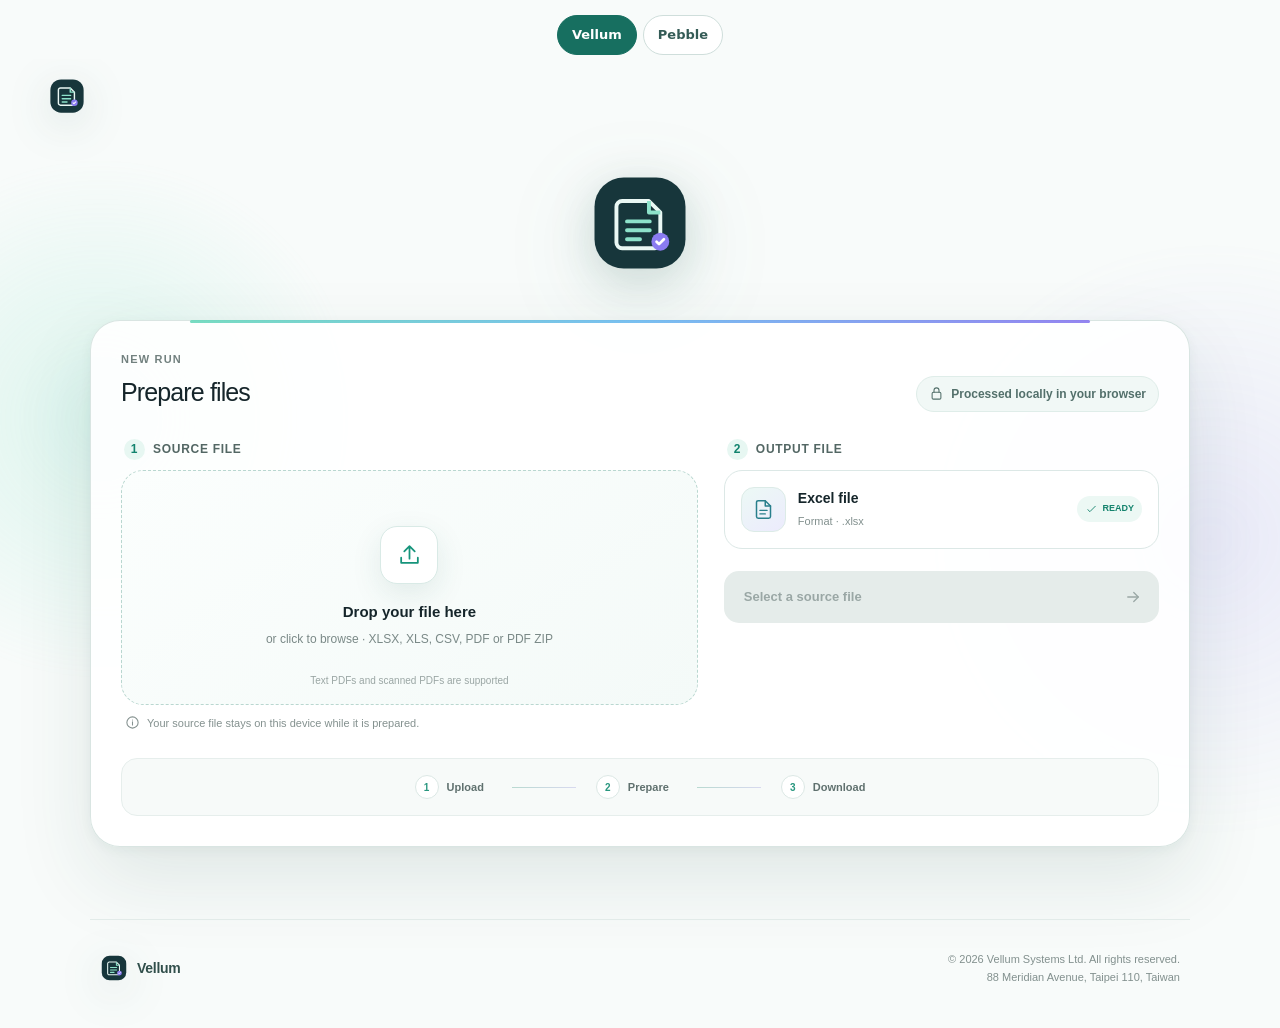
<file: index.html>
<!doctype html>
<html lang="en">
  <head>
    <meta charset="UTF-8" />
    <meta http-equiv="Cache-Control" content="no-cache, no-store, must-revalidate" />
    <meta name="viewport" content="width=device-width, initial-scale=1.0" />
    <title>Vellum</title>
    <meta name="vellum-build" content="vellum-restored-20261030-r18" />
    <meta name="description" content="Prepare Excel files from Excel, CSV and PDF sources." />
    <meta property="og:title" content="Vellum" />
    <meta property="og:description" content="Files, precisely prepared." />
    <meta property="og:type" content="website" />
    <meta property="og:url" content="https://lulu8471.github.io/Vellum/" />
    <meta property="og:image" content="https://lulu8471.github.io/Vellum/og.png" />
    <meta property="og:image:width" content="1200" />
    <meta property="og:image:height" content="630" />
    <meta property="og:image:alt" content="Vellum document workspace" />
    <meta name="twitter:card" content="summary_large_image" />
    <meta name="twitter:title" content="Vellum" />
    <meta name="twitter:description" content="Files, precisely prepared." />
    <meta name="twitter:image" content="https://lulu8471.github.io/Vellum/og.png" />
    <link rel="icon" href="./favicon.svg" />
    <script type="module" crossorigin src="./assets/index-VELLUM-BOUNDED15-20261029.js"></script>
    <link rel="stylesheet" crossorigin href="./assets/index-CRUICwTH.css">
    <link rel="stylesheet" href="./assets/mode-navigation.css?v=r18">
  </head>
  <body>
    <nav class="vellum-mode-navigation" aria-label="Pages"><a href="./" aria-current="page">Vellum</a><a href="./pebble.html">Pebble</a></nav>
    <div id="root"></div>
  </body>
</html>
</file>
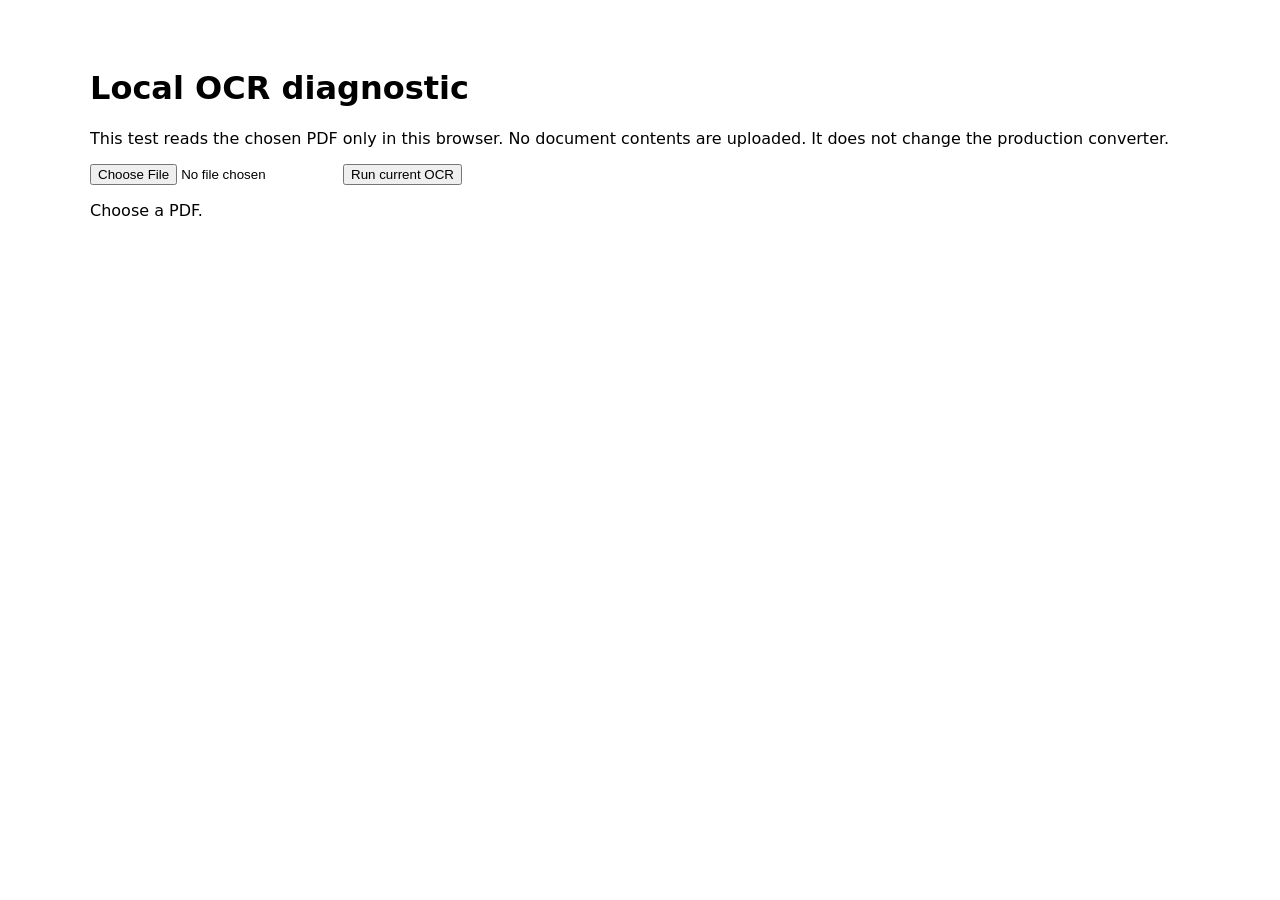
<file: diagnostics/local-ocr/index.html>
<!doctype html><meta charset="utf-8"><meta name="robots" content="noindex,nofollow,noarchive"><meta name="viewport" content="width=device-width"><title>Local OCR diagnostic</title>
<style>body{font:16px system-ui;max-width:1100px;margin:2rem auto;padding:1rem}pre{white-space:pre-wrap;overflow-wrap:anywhere}textarea{width:100%;height:22rem}td,th{border:1px solid #ccc;padding:.3rem}table{border-collapse:collapse}</style>
<div id="root" hidden></div><h1>Local OCR diagnostic</h1><p>This test reads the chosen PDF only in this browser. No document contents are uploaded. It does not change the production converter.</p>
<input id="file" type="file" accept="application/pdf"><button id="run">Run current OCR</button><p id="status">Choose a PDF.</p><pre id="result"></pre><div id="evidence"></div>
<script type="module">
const q=s=>document.querySelector(s);
q('#run').onclick=async()=>{const file=q('#file').files[0];if(!file)return;q('#run').disabled=true;q('#evidence').replaceChildren();q('#result').textContent='';
try{const {readInvoicePdf}=await import('./invoice-parser.js');let r,traces;try{r=await readInvoicePdf(file,p=>q('#status').textContent=p.label);q('#result').textContent=JSON.stringify({status:'verified',totals:r.declaredTotals,weights:r.lines.map(x=>({sku:x.sku,weight:x.unitWeightGrams})),numericEvidence:r.numericEvidence},null,2);traces=r.diagnosticTraces;}catch(e){q('#result').textContent=JSON.stringify({status:'blocked',error:e.message,numericEvidence:e.numericEvidence},null,2);traces=e.diagnosticTraces;}
for(const t of traces||[]){const details=document.createElement('details'),summary=document.createElement('summary'),pre=document.createElement('pre'),area=document.createElement('textarea');summary.textContent=`Page ${t.page}, scale ${t.scale}, PSM ${t.psm}`;const fields=(t.rawTsv||'').split('\n').slice(1).map(l=>l.split('\t')).filter(w=>w[0]==='5'&&w[11]?.trim());const groups=new Map();for(const w of fields){const k=w.slice(1,5).join(':');if(!groups.has(k))groups.set(k,[]);groups.get(k).push(w)};const weights=[];for(const words of groups.values()){for(let i=0;i<words.length;i++)if(/^gm$/i.test(words[i][11])&&i>0){const n=words[i-1];weights.push({context:words.map(w=>w[11]).join(' '),rawWeight:n[11],confidence:Number(n[10]),bbox:n.slice(6,10).map(Number)})}}pre.textContent=JSON.stringify(weights,null,2);area.value=t.rawText;area.readOnly=true;details.append(summary,pre,area);q('#evidence').append(details)}q('#status').textContent='Finished. Expand a page to inspect original full-page weight readings.';
}catch(e){q('#status').textContent=e.message}finally{q('#run').disabled=false}};
</script>
</file>
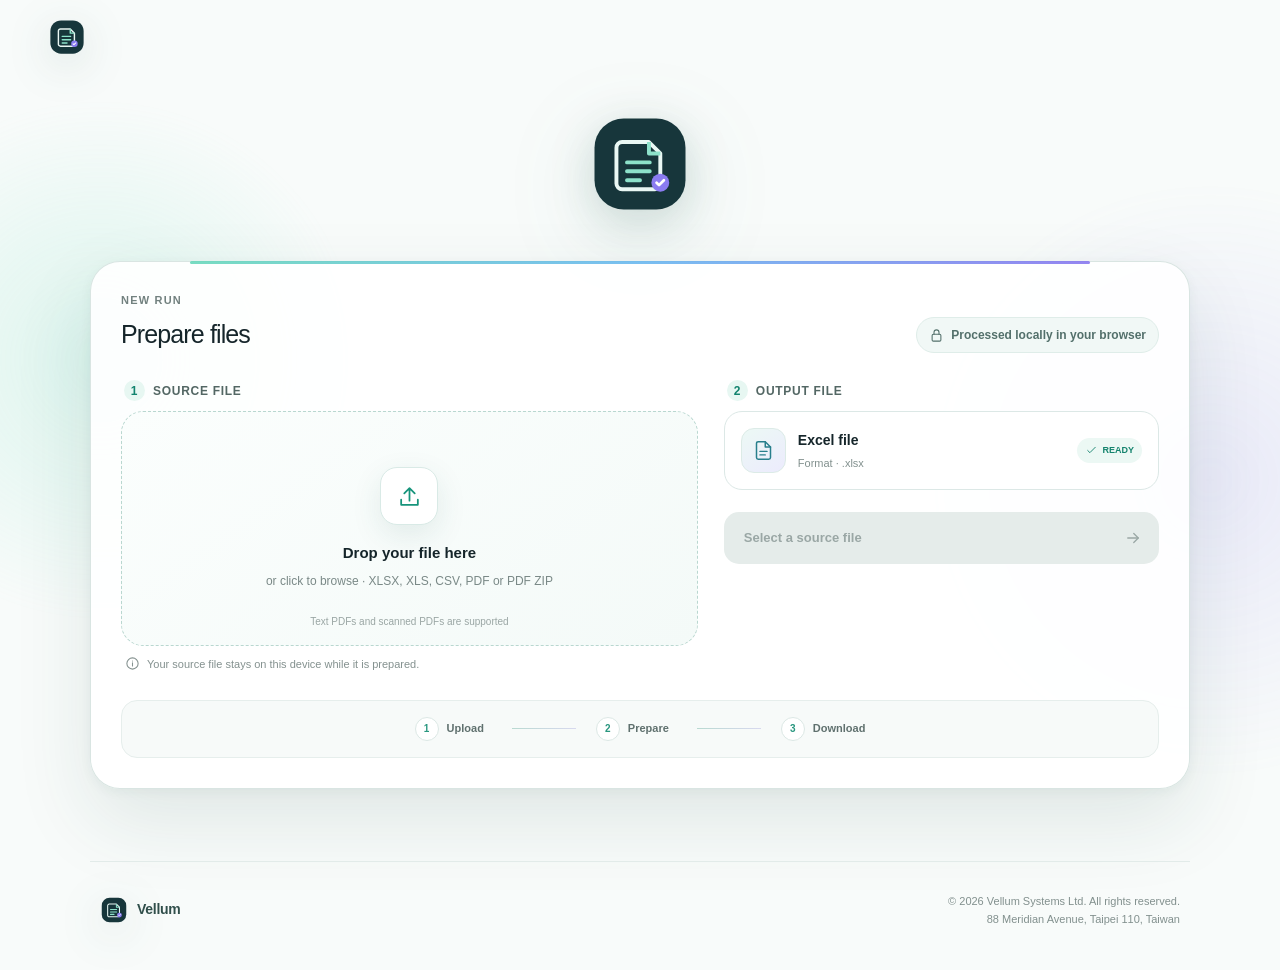
<file: commercial-candidate.html>
<!doctype html>
<html lang="en">
  <head><meta name="robots" content="noindex,nofollow,noarchive">
    <meta charset="UTF-8" />
    <meta http-equiv="Cache-Control" content="no-cache, no-store, must-revalidate" />
    <meta name="viewport" content="width=device-width, initial-scale=1.0" />
    <title>Vellum</title>
    <meta name="vellum-build" content="commercial-excel-20261021-r12" />
    <meta name="description" content="Prepare Excel files from Excel, CSV and PDF sources." />
    <meta property="og:title" content="Vellum" />
    <meta property="og:description" content="Files, precisely prepared." />
    <meta property="og:type" content="website" />
    <meta property="og:url" content="https://lulu8471.github.io/Vellum/" />
    <meta property="og:image" content="https://lulu8471.github.io/Vellum/og.png" />
    <meta property="og:image:width" content="1200" />
    <meta property="og:image:height" content="630" />
    <meta property="og:image:alt" content="Vellum document workspace" />
    <meta name="twitter:card" content="summary_large_image" />
    <meta name="twitter:title" content="Vellum" />
    <meta name="twitter:description" content="Files, precisely prepared." />
    <meta name="twitter:image" content="https://lulu8471.github.io/Vellum/og.png" />
    <link rel="icon" href="./favicon.svg" />
    <script type="module" crossorigin src="./assets/index-VELLUM-EXCEL12-20261021.js"></script>
    <link rel="stylesheet" crossorigin href="./assets/index-CRUICwTH.css">
  </head>
  <body>
    <div id="root"></div>
  </body>
</html>
</file>
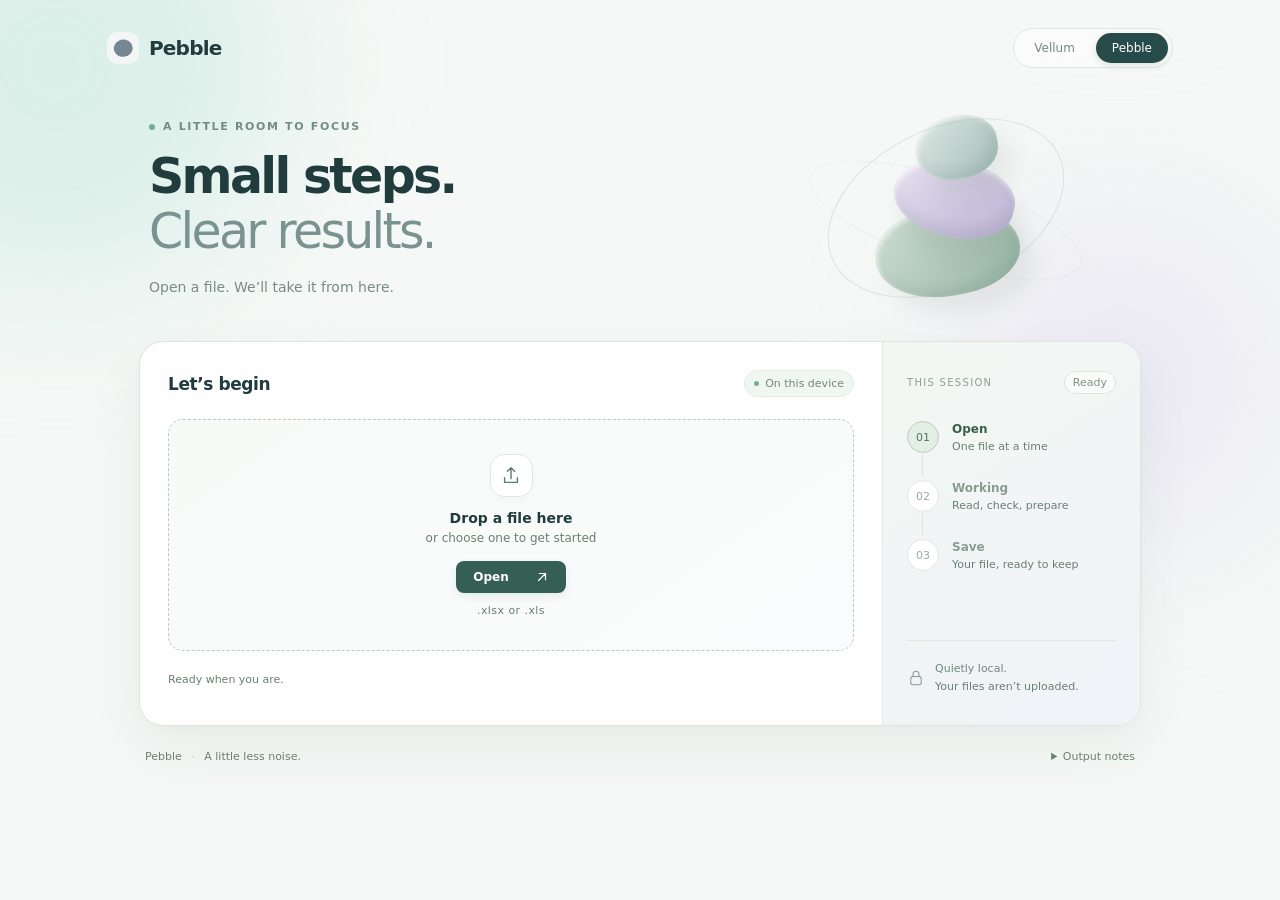
<file: export-92.html>
<!doctype html>
<html lang="en"><head><meta charset="UTF-8"><meta name="viewport" content="width=device-width, initial-scale=1.0"><meta http-equiv="refresh" content="0;url=./pebble.html"><title>Pebble</title><link rel="canonical" href="./pebble.html"></head><body><a href="./pebble.html">Open Pebble</a></body></html>
</file>
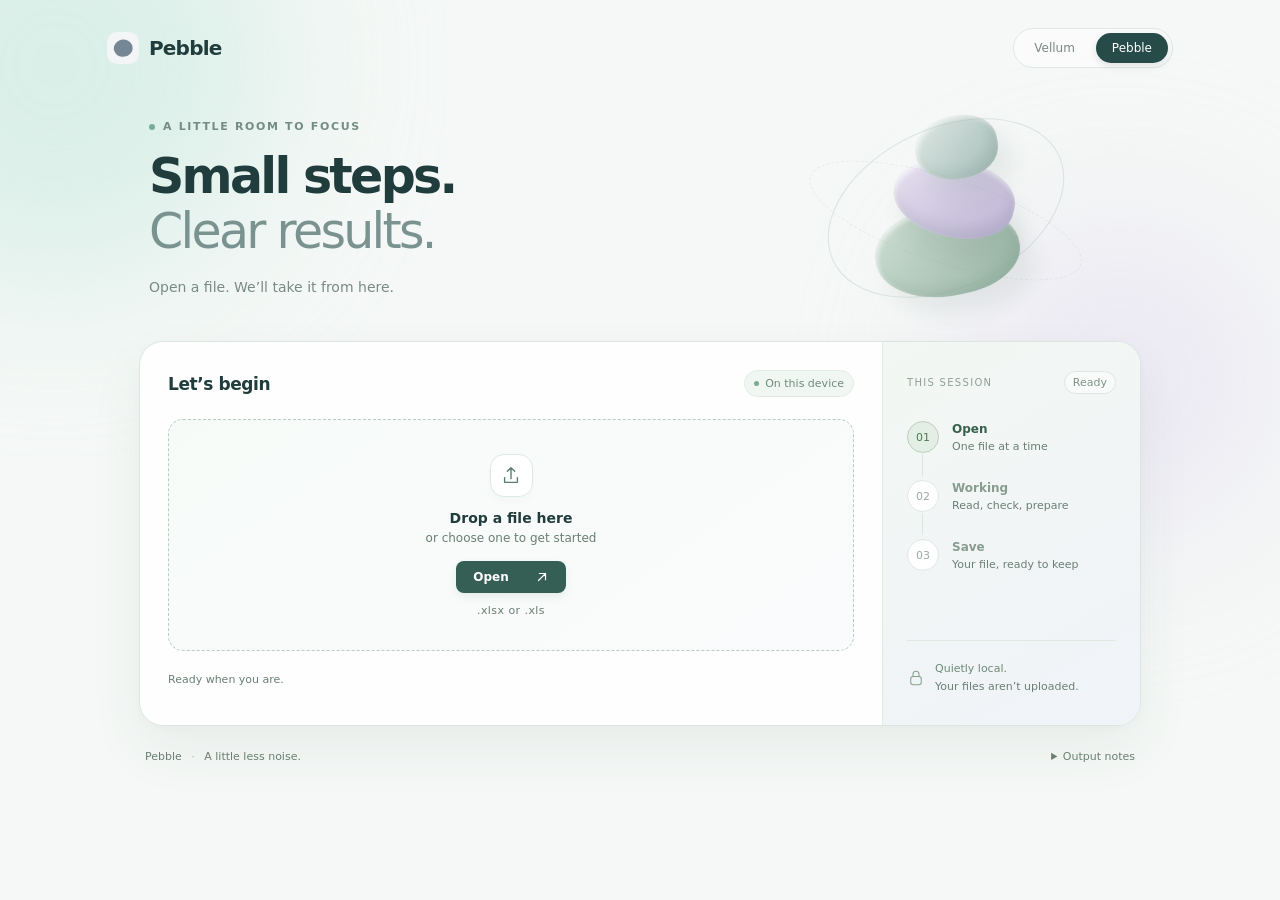
<file: pebble.html>
<!doctype html>
<html lang="en">
<head>
 <meta charset="UTF-8">
 <meta name="viewport" content="width=device-width, initial-scale=1.0">
 <meta name="vellum-build" content="pebble-design-20261030-r18">
 <meta name="description" content="A calm place for your files.">
 <meta http-equiv="Cache-Control" content="no-cache, no-store, must-revalidate">
 <title>Pebble</title>
 <link rel="icon" href="./pebble.svg">
 <link rel="stylesheet" href="./assets/export92.css?v=r18">
 <script type="module" src="./assets/export92-page.js?v=r18"></script>
</head>
<body>
 <div class="page-glow glow-mint" aria-hidden="true"></div><div class="page-glow glow-lilac" aria-hidden="true"></div>
 <header class="pebble-topbar"><a class="pebble-wordmark" href="./pebble.html"><img src="./pebble.svg" width="32" height="32" alt="">Pebble</a><nav aria-label="Pages"><a href="./">Vellum</a><a href="./pebble.html" aria-current="page">Pebble</a></nav></header>
 <main id="export92-root" class="export92-shell" data-phase="idle">
  <header class="pebble-hero"><div><p class="eyebrow"><span></span> A LITTLE ROOM TO FOCUS</p><h1>Small steps.<br><em>Clear results.</em></h1><p class="hero-copy">Open a file. We’ll take it from here.</p></div><div class="pebble-art" aria-hidden="true"><i class="stone stone-one"></i><i class="stone stone-two"></i><i class="stone stone-three"></i><span class="orbit orbit-one"></span><span class="orbit orbit-two"></span></div></header>
  <section class="workspace-card" aria-labelledby="source-heading">
   <div class="workspace-main">
    <div class="section-heading"><h2 id="source-heading">Let’s begin</h2><span class="local-pill"><span></span> On this device</span></div>
    <label id="export92-dropzone" class="file-picker" for="export92-file"><span class="upload-mark" aria-hidden="true"><svg viewBox="0 0 24 24" fill="none"><path d="M12 16V4m-4 4 4-4 4 4M5 15v5h14v-5"/></svg></span><strong>Drop a file here</strong><span class="picker-hint">or choose one to get started</span><span class="open-pill">Open <svg width="14" height="14" viewBox="0 0 16 16" fill="none" stroke="currentColor" stroke-width="1.4" stroke-linecap="round" stroke-linejoin="round" aria-hidden="true"><path d="M4 12 12 4M5 4h7v7"/></svg></span><span class="file-types">.xlsx or .xls</span><input id="export92-file" type="file" accept=".xlsx,.xls" aria-label="Open" aria-describedby="export92-status"></label>
    <div id="export92-file-info" class="source-file" hidden><span class="file-dot" aria-hidden="true"></span><span id="export92-filename"></span><span id="export92-filesize"></span></div>
    <div class="status-row"><p id="export92-status" role="status" aria-live="polite">Ready when you are.</p><button id="export92-clear" class="text-button" type="button" hidden disabled>Reset</button></div>
    <p id="export92-error" role="alert" hidden></p>
   </div>
   <aside class="session-panel" aria-label="Processing status"><div class="session-heading"><span>THIS SESSION</span><span id="export92-phase" class="phase-label">Ready</span></div><ol class="session-steps"><li class="step-open"><span class="step-icon">01</span><div><strong>Open</strong><small>One file at a time</small></div></li><li class="step-work"><span class="step-icon">02</span><div><strong>Working</strong><small>Read, check, prepare</small></div></li><li class="step-save"><span class="step-icon">03</span><div><strong>Save</strong><small>Your file, ready to keep</small></div></li></ol><div class="privacy-note"><svg viewBox="0 0 24 24" fill="none" aria-hidden="true"><rect x="5" y="10" width="14" height="11" rx="3"/><path d="M8 10V7a4 4 0 0 1 8 0v3"/></svg><p>Quietly local.<br><span>Your files aren’t uploaded.</span></p></div></aside>
  </section>
  <section id="export92-results" class="result-card" aria-labelledby="result-heading" hidden><div class="result-heading"><span id="export92-result-mark" class="result-mark" aria-hidden="true">✓</span><div><p class="eyebrow">THIS SESSION</p><h2 id="result-heading">Ready to go.</h2></div><a id="export92-download" class="save-button" hidden>Save <svg width="14" height="14" viewBox="0 0 16 16" fill="none" stroke="currentColor" stroke-width="1.4" stroke-linecap="round" stroke-linejoin="round" aria-hidden="true"><path d="M8 2v10m-4-4 4 4 4-4M3 14h10"/></svg></a></div><div id="export92-warnings" class="source-warnings"></div></section>
  <footer><span class="footer-brand">Pebble <span>·</span> A little less noise.</span><details><summary>Output notes</summary><p>Source text and values are preserved. Review notes are included in the saved file. Import compatibility has not been verified.</p></details></footer>
 </main>
</body>
</html>
</file>
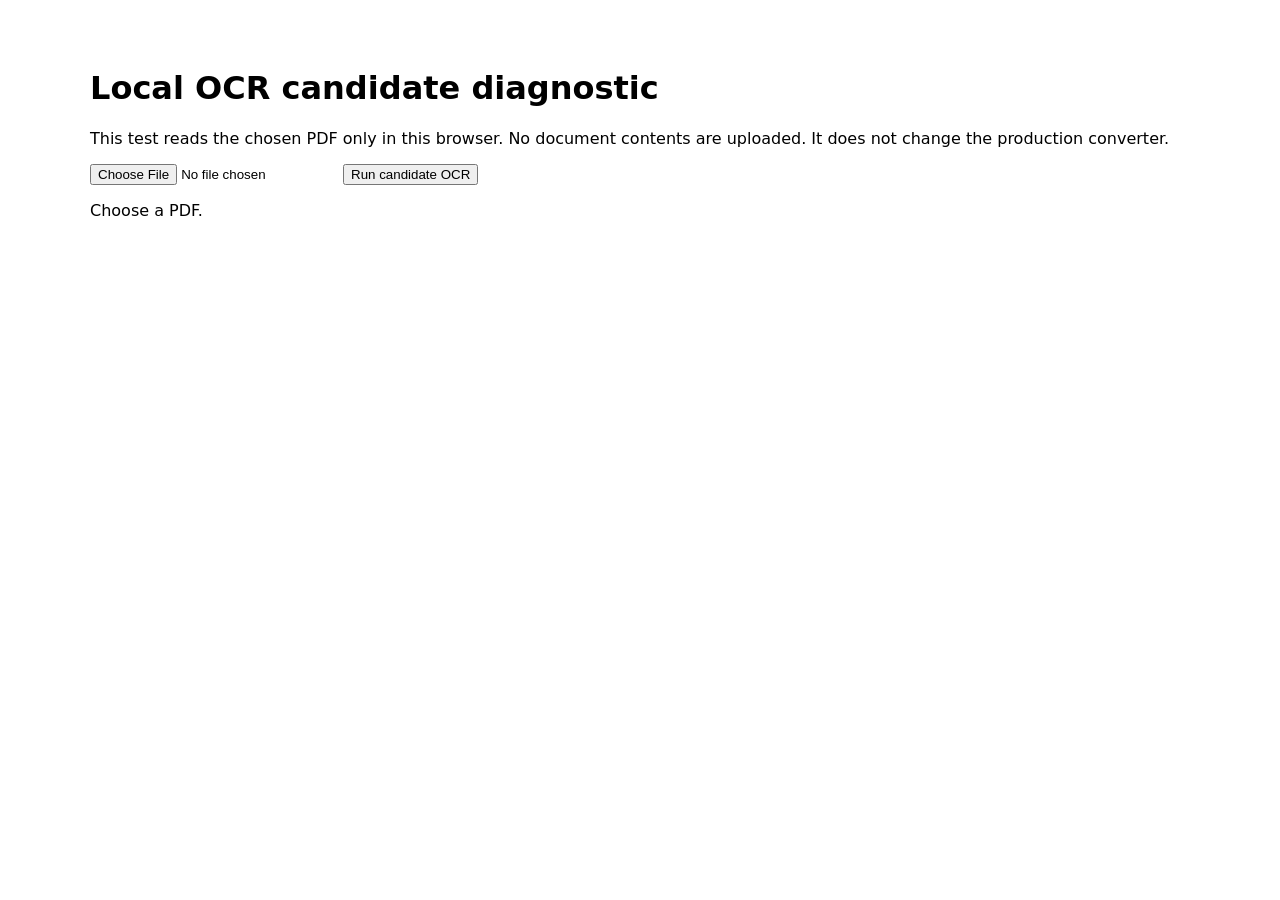
<file: diagnostics/local-ocr/candidate.html>
<!doctype html><meta charset="utf-8"><meta name="robots" content="noindex,nofollow,noarchive"><meta name="viewport" content="width=device-width"><title>Local OCR candidate diagnostic</title>
<style>body{font:16px system-ui;max-width:1100px;margin:2rem auto;padding:1rem}pre{white-space:pre-wrap;overflow-wrap:anywhere}textarea{width:100%;height:22rem}td,th{border:1px solid #ccc;padding:.3rem}table{border-collapse:collapse}</style>
<div id="root" hidden></div><h1>Local OCR candidate diagnostic</h1><p>This test reads the chosen PDF only in this browser. No document contents are uploaded. It does not change the production converter.</p>
<input id="file" type="file" accept="application/pdf"><button id="run">Run candidate OCR</button><p id="status">Choose a PDF.</p><pre id="result"></pre><div id="evidence"></div>
<script type="module">
const q=s=>document.querySelector(s);
q('#run').onclick=async()=>{const file=q('#file').files[0];if(!file)return;q('#run').disabled=true;q('#evidence').replaceChildren();q('#result').textContent='';
try{const {readInvoicePdf}=await import('./invoice-parser-candidate.js');let r,traces;try{r=await readInvoicePdf(file,p=>q('#status').textContent=p.label);q('#result').textContent=JSON.stringify({status:'verified',totals:r.declaredTotals,weights:r.lines.map(x=>({sku:x.sku,weight:x.unitWeightGrams})),numericEvidence:r.numericEvidence},null,2);traces=r.diagnosticTraces;}catch(e){q('#result').textContent=JSON.stringify({status:'blocked',error:e.message,numericEvidence:e.numericEvidence},null,2);traces=e.diagnosticTraces;}
for(const t of traces||[]){const details=document.createElement('details'),summary=document.createElement('summary'),pre=document.createElement('pre'),area=document.createElement('textarea');summary.textContent=`Page ${t.page}, scale ${t.scale}, PSM ${t.psm}`;const fields=(t.rawTsv||'').split('\n').slice(1).map(l=>l.split('\t')).filter(w=>w[0]==='5'&&w[11]?.trim());const groups=new Map();for(const w of fields){const k=w.slice(1,5).join(':');if(!groups.has(k))groups.set(k,[]);groups.get(k).push(w)};const weights=[];for(const words of groups.values()){for(let i=0;i<words.length;i++)if(/^gm$/i.test(words[i][11])&&i>0){const n=words[i-1];weights.push({context:words.map(w=>w[11]).join(' '),rawWeight:n[11],confidence:Number(n[10]),bbox:n.slice(6,10).map(Number)})}}pre.textContent=JSON.stringify(weights,null,2);area.value=t.rawText;area.readOnly=true;details.append(summary,pre,area);q('#evidence').append(details)}q('#status').textContent='Finished. Expand a page to inspect original full-page weight readings.';
}catch(e){q('#status').textContent=e.message}finally{q('#run').disabled=false}};
</script>
</file>
<file: assets/mode-navigation.css>
.vellum-mode-navigation{box-sizing:border-box;position:relative;z-index:2;display:flex;justify-content:center;gap:6px;flex-wrap:wrap;padding:15px 16px 4px;font:600 13px/1.5 system-ui,-apple-system,BlinkMacSystemFont,"Segoe UI",sans-serif}.vellum-mode-navigation a{color:#345b56;text-decoration:none;padding:9px 14px;border:1px solid #cfdedb;border-radius:999px;background:#fff}.vellum-mode-navigation a[aria-current=page]{color:#fff;background:#176f60;border-color:#176f60}.vellum-mode-navigation a:focus-visible{outline:3px solid #9bbff3;outline-offset:3px}
</file>
<file: assets/export92.css>
:root{font-family:Inter,ui-sans-serif,system-ui,-apple-system,BlinkMacSystemFont,"Segoe UI",sans-serif;color:#203c3c;background:#f5f8f6;font-synthesis:none}*{box-sizing:border-box}body{margin:0;min-width:280px;background:radial-gradient(#24464708 .7px,transparent .7px) 0 0/8px 8px;overflow-x:hidden}a{color:inherit;text-decoration:none}button,input{font:inherit}button,a,input,summary{touch-action:manipulation}button:focus-visible,a:focus-visible,input:focus-visible,summary:focus-visible{outline:3px solid #948ac7;outline-offset:4px}[hidden]{display:none!important}.page-glow{position:absolute;pointer-events:none;z-index:-1;filter:blur(80px);opacity:.55;width:450px;height:450px;border-radius:50%}.glow-mint{background:#c6e8de;top:-160px;left:-170px}.glow-lilac{background:#e4dcf1;top:220px;right:0;width:320px;height:320px}.pebble-topbar{max-width:1130px;margin:auto;padding:28px 32px 18px;display:flex;justify-content:space-between;align-items:center}.pebble-wordmark{display:flex;gap:10px;align-items:center;font-size:20px;font-weight:650;letter-spacing:-.04em}.pebble-wordmark img{border-radius:10px}.pebble-topbar nav{display:flex;gap:5px;padding:4px;background:#ffffff88;border:1px solid #dfe8e3;border-radius:30px;font-size:12px}.pebble-topbar nav a{padding:8px 16px;color:#788980}.pebble-topbar nav a[aria-current=page]{background:#264b49;color:#fff;border-radius:24px;box-shadow:0 3px 7px #244b4920}.export92-shell{max-width:1066px;margin:auto;padding:0 32px 32px;position:relative}.pebble-hero{display:flex;justify-content:space-between;align-items:center;min-height:255px;padding:22px 10px 34px}.eyebrow{font-size:11px;letter-spacing:.15em;font-weight:650;color:#748c83;margin:0 0 17px;display:flex;align-items:center;gap:8px}.eyebrow>span{display:inline-block;width:6px;height:6px;background:#76ad98;border-radius:50%}h1{font-size:clamp(34px,4.2vw,49px);font-weight:550;letter-spacing:-.055em;line-height:1.11;margin:0}h1 em{font-weight:450;font-style:normal;color:#7a9390}.hero-copy{font-size:14px;color:#7a8a86;margin:20px 0 0}.pebble-art{position:relative;width:290px;height:190px;margin-right:30px;flex-shrink:0}.stone{position:absolute;box-shadow:12px 18px 22px #253f3b13,inset 2px 3px 5px #ffffffa1,inset -5px -8px 12px #24473d15}.stone-one{width:145px;height:90px;top:93px;left:64px;border-radius:49% 55% 47% 50%;transform:rotate(-9deg);background:linear-gradient(135deg,#cfdfd4,#96b4a4)}.stone-two{width:122px;height:76px;top:48px;left:82px;border-radius:53% 46% 49% 51%;transform:rotate(12deg);background:linear-gradient(135deg,#e9e4f1,#b9afd2)}.stone-three{width:83px;height:63px;top:3px;left:104px;border-radius:50% 43% 46% 48%;transform:rotate(-10deg);background:linear-gradient(135deg,#dfe9e5,#a4bbb6)}.orbit{position:absolute;border:1px solid #91aba344;border-radius:50%;width:250px;height:160px;top:15px;left:10px;transform:rotate(-25deg)}.orbit-two{width:285px;height:85px;top:65px;left:-8px;transform:rotate(18deg);border-style:dashed;opacity:.65}.workspace-card{display:grid;grid-template-columns:minmax(0,1fr) 258px;border:1px solid #dce6e0;border-radius:24px;overflow:hidden;background:#ffffffed;box-shadow:0 24px 55px #2c534710,0 3px 8px #254c3e05}.workspace-main{padding:28px;min-width:0}.section-heading{display:flex;align-items:center;justify-content:space-between;gap:12px;flex-wrap:wrap;margin-bottom:22px}h2{font-size:17px;font-weight:600;letter-spacing:-.025em;margin:0}.local-pill{display:inline-flex;align-items:center;gap:6px;font-size:11px;color:#6f8a7c;background:#f0f6f2;border:1px solid #e2ece5;border-radius:20px;padding:6px 9px}.local-pill>span{width:5px;height:5px;background:#7cab93;border-radius:50%}.file-picker{position:relative;display:flex;align-items:center;flex-direction:column;justify-content:center;min-height:232px;border:1px dashed #b7cec2;border-radius:15px;background:linear-gradient(145deg,#f7fbf8,#fafbfc);cursor:pointer;transition:border-color .2s,background .2s,transform .2s}.file-picker:hover,.file-picker[data-dragging=true]{border-color:#558a77;background:#edf7f0}.file-picker:focus-within{outline:3px solid #948ac7;outline-offset:3px}.upload-mark{display:grid;place-items:center;width:43px;height:43px;border:1px solid #dce9e2;border-radius:14px;background:#fff;color:#567d6f;box-shadow:0 5px 8px #254b3e05;margin-bottom:13px}.upload-mark svg{width:22px;height:22px;stroke:currentColor;stroke-width:1.5;stroke-linecap:round;stroke-linejoin:round}.file-picker strong{font-size:14px;font-weight:550}.picker-hint{font-size:12px;color:#697f72;margin-top:5px}.open-pill{display:flex;align-items:center;gap:26px;font-size:12px;font-weight:550;color:white;background:#355f54;padding:9px 17px;border-radius:8px;margin-top:16px;box-shadow:0 4px 8px #315d4d18}.file-types{font-size:11px;letter-spacing:.04em;color:#697f72;margin-top:11px}.file-picker input{position:absolute;inset:0;width:100%;height:100%;opacity:0;cursor:pointer}.source-file{display:flex;align-items:center;gap:9px;margin-top:16px;padding:10px 12px;border:1px solid #e5ebe7;background:#fafcfb;border-radius:9px;font-size:11px;min-width:0}.file-dot{width:7px;height:7px;border-radius:50%;background:#8fa89b;flex-shrink:0}#export92-filename{overflow-wrap:anywhere;min-width:0;flex:1}#export92-filesize{font-size:11px;color:#697f72;white-space:nowrap}.status-row{display:flex;align-items:center;justify-content:space-between;gap:12px;min-height:34px;margin-top:12px}#export92-status{font-size:11px;color:#697f72;margin:0;line-height:1.5;overflow-wrap:anywhere}.text-button{border:0;background:none;padding:8px 3px;font-size:11px;color:#6d8376;cursor:pointer}.text-button:disabled{opacity:.45;cursor:wait}.session-panel{background:linear-gradient(150deg,#f3f7f3,#f0f3f8);border-left:1px solid #e3eae3;padding:29px 24px;display:flex;flex-direction:column}.session-heading{display:flex;align-items:center;justify-content:space-between;gap:9px;font-size:10px;letter-spacing:.13em;color:#8e9f93}.phase-label{letter-spacing:0;font-size:11px;border:1px solid #dce8de;background:#ffffff99;border-radius:12px;padding:4px 8px;color:#7d9384}.session-steps{list-style:none;margin:27px 0 24px;padding:0;display:grid;gap:27px}.session-steps li{display:flex;gap:13px;align-items:center;position:relative}.session-steps li:not(:last-child):after{content:"";position:absolute;top:33px;left:15px;width:1px;height:22px;background:#dce5de}.step-icon{width:32px;height:32px;border-radius:50%;display:grid;place-items:center;background:#fff;border:1px solid #e0e8e2;font-size:11px;color:#9baaa1;flex-shrink:0}.session-steps strong{font-size:12px;font-weight:550;color:#889c90;display:block}.session-steps small{font-size:11px;display:block;color:#697f72;margin-top:4px}.privacy-note{display:flex;gap:10px;align-items:center;margin-top:auto;padding-top:19px;border-top:1px solid #dfe8e1}.privacy-note svg{width:18px;height:18px;stroke:#87a08e;stroke-width:1.4;flex-shrink:0}.privacy-note p{font-size:11px;color:#6e8977;line-height:1.65;margin:0}.privacy-note span{color:#697f72}[data-phase=idle] .step-open strong,[data-phase=reading] .step-work strong,[data-phase=writing] .step-work strong,[data-phase=ready] .step-save strong{color:#385f4b}[data-phase=idle] .step-open .step-icon,[data-phase=reading] .step-work .step-icon,[data-phase=writing] .step-work .step-icon,[data-phase=ready] .step-save .step-icon{background:#e3eee5;border-color:#bfcfbe;color:#4e7756}[data-phase=reading] .step-work .step-icon,[data-phase=writing] .step-work .step-icon{font-size:0;border-top-color:#5b8465;animation:spin 1.2s linear infinite}[data-phase=ready] .step-save .step-icon{background:#355f54;color:#fff;border-color:#355f54}[data-phase=error] .phase-label{color:#9b7056;background:#fff5eb;border-color:#e8d4bb}@keyframes spin{to{transform:rotate(360deg)}}#export92-error{padding:12px 14px;background:#fff4ef;color:#8b5141;border-radius:9px;border:1px solid #efd7cc;font-size:12px;line-height:1.6;margin-bottom:0;overflow-wrap:anywhere}.result-card{background:#fff;border:1px solid #dce7df;border-radius:20px;margin-top:18px;padding:24px 28px;box-shadow:0 12px 25px #2c534708}.result-heading{display:flex;align-items:center;gap:14px}.result-heading .eyebrow{font-size:9px;margin:0 0 6px}.result-mark{display:grid;place-items:center;width:39px;height:39px;border-radius:13px;background:#eaf2e9;color:#638560;font-size:18px}.save-button{display:flex;align-items:center;gap:30px;margin-left:auto;padding:12px 21px;min-height:44px;color:white;background:#365d53;border:1px solid #365d53;border-radius:9px;font-size:12px;box-shadow:0 5px 10px #305a4715}.source-warnings:empty{display:none}.source-warnings{margin-top:18px;border-top:1px solid #e9e9de;padding-top:16px;color:#887455;font-size:11px;overflow-wrap:anywhere}.source-warnings h3{font-size:11px;font-weight:600;margin:0 0 6px}.source-warnings ul{margin:0;padding-left:18px}.source-warnings li{line-height:1.7;margin:5px 0}footer{display:flex;justify-content:space-between;gap:16px;align-items:baseline;color:#697f72;font-size:11px;padding:24px 6px 0}footer details{max-width:460px;text-align:right}footer summary{cursor:pointer}footer p{line-height:1.7}.footer-brand>span{margin:0 6px;color:#b5c0b8}@media(max-width:760px){.pebble-topbar{padding:22px 24px 12px}.export92-shell{padding:0 24px 28px}.pebble-hero{min-height:228px;padding:28px 2px}.pebble-art{transform:scale(.8);transform-origin:right center;margin-right:0;width:230px}.workspace-card{grid-template-columns:minmax(0,1fr) 220px}.workspace-main{padding:23px}.session-panel{padding:25px 19px}}@media(max-width:600px){.pebble-topbar{padding:20px 19px 10px}.pebble-wordmark{font-size:18px}.pebble-topbar nav a{padding:7px 13px}.export92-shell{padding:0 18px 24px}.pebble-hero{min-height:217px;padding:28px 3px}.pebble-hero h1{font-size:36px}.eyebrow{font-size:9px;letter-spacing:.1em}.hero-copy{font-size:12px;margin-top:16px}.pebble-art{position:absolute;right:24px;top:25px;transform:scale(.46);transform-origin:right top;opacity:.75;width:250px;pointer-events:none}.pebble-hero>div:first-child{position:relative;z-index:1}.workspace-card{grid-template-columns:1fr;border-radius:19px}.workspace-main{padding:21px 18px 15px}.file-picker{min-height:220px}.session-panel{border-left:0;border-top:1px solid #e3eae3;padding:17px 19px}.session-steps{grid-template-columns:repeat(3,minmax(0,1fr));gap:9px;margin:17px 0 2px}.session-steps li{flex-direction:column;align-items:flex-start;gap:8px}.session-steps li:not(:last-child):after{top:16px;left:40px;width:calc(100% - 38px);height:1px}.session-steps small{display:none}.session-steps strong{font-size:11px}.privacy-note{display:none}.result-card{padding:20px 18px;border-radius:17px}.result-heading{gap:11px}.result-heading h2{font-size:16px}.save-button{padding:11px 16px;gap:13px}.result-mark{width:34px;height:34px}footer{font-size:10px;gap:10px}footer details{max-width:55%}}@media(prefers-reduced-motion:reduce){*,*:before,*:after{animation:none!important;transition:none!important}}

[data-phase=error] .result-mark{background:#fbefe0;color:#ad8252}
[data-phase=reading] .file-picker,[data-phase=writing] .file-picker{opacity:.72;cursor:wait}
</file>
<file: assets/index-CRUICwTH.css>
/*! tailwindcss v4.2.1 | MIT License | https://tailwindcss.com */
@layer properties{@supports (((-webkit-hyphens:none)) and (not (margin-trim:inline))) or ((-moz-orient:inline) and (not (color:rgb(from red r g b)))){*,:before,:after,::backdrop{--tw-rotate-x:initial;--tw-rotate-y:initial;--tw-rotate-z:initial;--tw-skew-x:initial;--tw-skew-y:initial;--tw-border-style:solid;--tw-shadow:0 0 #0000;--tw-shadow-color:initial;--tw-shadow-alpha:100%;--tw-inset-shadow:0 0 #0000;--tw-inset-shadow-color:initial;--tw-inset-shadow-alpha:100%;--tw-ring-color:initial;--tw-ring-shadow:0 0 #0000;--tw-inset-ring-color:initial;--tw-inset-ring-shadow:0 0 #0000;--tw-ring-inset:initial;--tw-ring-offset-width:0px;--tw-ring-offset-color:#fff;--tw-ring-offset-shadow:0 0 #0000;--tw-outline-style:solid;--tw-blur:initial;--tw-brightness:initial;--tw-contrast:initial;--tw-grayscale:initial;--tw-hue-rotate:initial;--tw-invert:initial;--tw-opacity:initial;--tw-saturate:initial;--tw-sepia:initial;--tw-drop-shadow:initial;--tw-drop-shadow-color:initial;--tw-drop-shadow-alpha:100%;--tw-drop-shadow-size:initial;--tw-backdrop-blur:initial;--tw-backdrop-brightness:initial;--tw-backdrop-contrast:initial;--tw-backdrop-grayscale:initial;--tw-backdrop-hue-rotate:initial;--tw-backdrop-invert:initial;--tw-backdrop-opacity:initial;--tw-backdrop-saturate:initial;--tw-backdrop-sepia:initial}}}@layer theme{:root,:host{--font-sans:ui-sans-serif, system-ui, sans-serif, "Apple Color Emoji", "Segoe UI Emoji", "Segoe UI Symbol", "Noto Color Emoji";--font-mono:ui-monospace, SFMono-Regular, Menlo, Monaco, Consolas, "Liberation Mono", "Courier New", monospace;--spacing:.25rem;--default-font-family:var(--font-sans);--default-mono-font-family:var(--font-mono)}}@layer base{*,:after,:before,::backdrop{box-sizing:border-box;border:0 solid;margin:0;padding:0}::file-selector-button{box-sizing:border-box;border:0 solid;margin:0;padding:0}html,:host{-webkit-text-size-adjust:100%;tab-size:4;line-height:1.5;font-family:var(--default-font-family,ui-sans-serif, system-ui, sans-serif, "Apple Color Emoji", "Segoe UI Emoji", "Segoe UI Symbol", "Noto Color Emoji");font-feature-settings:var(--default-font-feature-settings,normal);font-variation-settings:var(--default-font-variation-settings,normal);-webkit-tap-highlight-color:transparent}hr{height:0;color:inherit;border-top-width:1px}abbr:where([title]){-webkit-text-decoration:underline dotted;text-decoration:underline dotted}h1,h2,h3,h4,h5,h6{font-size:inherit;font-weight:inherit}a{color:inherit;-webkit-text-decoration:inherit;-webkit-text-decoration:inherit;-webkit-text-decoration:inherit;-webkit-text-decoration:inherit;text-decoration:inherit}b,strong{font-weight:bolder}code,kbd,samp,pre{font-family:var(--default-mono-font-family,ui-monospace, SFMono-Regular, Menlo, Monaco, Consolas, "Liberation Mono", "Courier New", monospace);font-feature-settings:var(--default-mono-font-feature-settings,normal);font-variation-settings:var(--default-mono-font-variation-settings,normal);font-size:1em}small{font-size:80%}sub,sup{vertical-align:baseline;font-size:75%;line-height:0;position:relative}sub{bottom:-.25em}sup{top:-.5em}table{text-indent:0;border-color:inherit;border-collapse:collapse}:-moz-focusring{outline:auto}progress{vertical-align:baseline}summary{display:list-item}ol,ul,menu{list-style:none}img,svg,video,canvas,audio,iframe,embed,object{vertical-align:middle;display:block}img,video{max-width:100%;height:auto}button,input,select,optgroup,textarea{font:inherit;font-feature-settings:inherit;font-variation-settings:inherit;letter-spacing:inherit;color:inherit;opacity:1;background-color:#0000;border-radius:0}::file-selector-button{font:inherit;font-feature-settings:inherit;font-variation-settings:inherit;letter-spacing:inherit;color:inherit;opacity:1;background-color:#0000;border-radius:0}:where(select:is([multiple],[size])) optgroup{font-weight:bolder}:where(select:is([multiple],[size])) optgroup option{padding-inline-start:20px}::file-selector-button{margin-inline-end:4px}::placeholder{opacity:1}@supports (not ((-webkit-appearance:-apple-pay-button))) or (contain-intrinsic-size:1px){::placeholder{color:currentColor}@supports (color:color-mix(in lab, red, red)){::placeholder{color:color-mix(in oklab, currentcolor 50%, transparent)}}}textarea{resize:vertical}::-webkit-search-decoration{-webkit-appearance:none}::-webkit-date-and-time-value{min-height:1lh;text-align:inherit}::-webkit-datetime-edit{display:inline-flex}::-webkit-datetime-edit-fields-wrapper{padding:0}::-webkit-datetime-edit{padding-block:0}::-webkit-datetime-edit-year-field{padding-block:0}::-webkit-datetime-edit-month-field{padding-block:0}::-webkit-datetime-edit-day-field{padding-block:0}::-webkit-datetime-edit-hour-field{padding-block:0}::-webkit-datetime-edit-minute-field{padding-block:0}::-webkit-datetime-edit-second-field{padding-block:0}::-webkit-datetime-edit-millisecond-field{padding-block:0}::-webkit-datetime-edit-meridiem-field{padding-block:0}::-webkit-calendar-picker-indicator{line-height:1}:-moz-ui-invalid{box-shadow:none}button,input:where([type=button],[type=reset],[type=submit]){appearance:button}::file-selector-button{appearance:button}::-webkit-inner-spin-button{height:auto}::-webkit-outer-spin-button{height:auto}[hidden]:where(:not([hidden=until-found])){display:none!important}}@layer components;@layer utilities{.invisible{visibility:hidden}.visible{visibility:visible}.absolute{position:absolute}.fixed{position:fixed}.relative{position:relative}.static{position:static}.start{inset-inline-start:var(--spacing)}.end{inset-inline-end:var(--spacing)}.block{display:block}.flex{display:flex}.hidden{display:none}.inline{display:inline}.table{display:table}.transform{transform:var(--tw-rotate-x,) var(--tw-rotate-y,) var(--tw-rotate-z,) var(--tw-skew-x,) var(--tw-skew-y,)}.truncate{text-overflow:ellipsis;white-space:nowrap;overflow:hidden}.border{border-style:var(--tw-border-style);border-width:1px}.italic{font-style:italic}.line-through{text-decoration-line:line-through}.overline{text-decoration-line:overline}.underline{text-decoration-line:underline}.ring{--tw-ring-shadow:var(--tw-ring-inset,) 0 0 0 calc(1px + var(--tw-ring-offset-width)) var(--tw-ring-color,currentcolor);box-shadow:var(--tw-inset-shadow), var(--tw-inset-ring-shadow), var(--tw-ring-offset-shadow), var(--tw-ring-shadow), var(--tw-shadow)}.outline{outline-style:var(--tw-outline-style);outline-width:1px}.filter{filter:var(--tw-blur,) var(--tw-brightness,) var(--tw-contrast,) var(--tw-grayscale,) var(--tw-hue-rotate,) var(--tw-invert,) var(--tw-saturate,) var(--tw-sepia,) var(--tw-drop-shadow,)}.backdrop-filter{-webkit-backdrop-filter:var(--tw-backdrop-blur,) var(--tw-backdrop-brightness,) var(--tw-backdrop-contrast,) var(--tw-backdrop-grayscale,) var(--tw-backdrop-hue-rotate,) var(--tw-backdrop-invert,) var(--tw-backdrop-opacity,) var(--tw-backdrop-saturate,) var(--tw-backdrop-sepia,);backdrop-filter:var(--tw-backdrop-blur,) var(--tw-backdrop-brightness,) var(--tw-backdrop-contrast,) var(--tw-backdrop-grayscale,) var(--tw-backdrop-hue-rotate,) var(--tw-backdrop-invert,) var(--tw-backdrop-opacity,) var(--tw-backdrop-saturate,) var(--tw-backdrop-sepia,)}}:root{--ink:#15252a;--muted:#67797d;--line:#dfe9e7;--paper:#fff;--soft:#f6faf9;--mint:#69d8bb;--mint-deep:#0d8b75;--violet:#8878ef;--blue:#6ab8ef}*{box-sizing:border-box}html{scroll-behavior:smooth}body{color:var(--ink);-webkit-font-smoothing:antialiased;background:#f8fbfa;margin:0;font-family:Inter,ui-sans-serif,-apple-system,BlinkMacSystemFont,Segoe UI,sans-serif}button,input{font:inherit}button{color:inherit}a{color:inherit;text-decoration:none}.site-shell{min-height:100vh;position:relative;overflow:hidden}.site-shell:before{content:"";opacity:.35;pointer-events:none;background-image:radial-gradient(#245f5317 .7px,#0000 .7px);background-size:22px 22px;position:absolute;inset:0;-webkit-mask-image:linear-gradient(#000,#0000 52%);mask-image:linear-gradient(#000,#0000 52%)}.ambient{filter:blur(4px);pointer-events:none;border-radius:999px;position:absolute}.ambient-one{background:radial-gradient(circle,#79e2c438,#0000 68%);width:540px;height:540px;top:90px;left:-170px}.ambient-two{background:radial-gradient(circle,#8878ef21,#0000 68%);width:620px;height:620px;top:170px;right:-240px}.topbar{z-index:5;grid-template-columns:1fr auto;align-items:center;max-width:1240px;height:74px;margin:0 auto;padding:0 28px;display:grid;position:relative}.brand{letter-spacing:-.03em;align-items:center;gap:9px;width:fit-content;font-size:18px;font-weight:650;display:inline-flex}.brand b{color:var(--mint-deep);font-weight:800}.brand-only{line-height:0}.brand-symbol{filter:drop-shadow(0 10px 22px #1f574d29);display:block}.main-nav{-webkit-backdrop-filter:blur(14px);backdrop-filter:blur(14px);background:#ffffffad;border:1px solid #dce8e5e6;border-radius:999px;align-items:center;gap:3px;padding:4px;display:flex}.main-nav a{color:#70807f;border-radius:999px;padding:8px 16px;font-size:13px;font-weight:600;transition:all .2s}.main-nav a:hover,.main-nav a.active{color:var(--ink);background:#fff;box-shadow:0 3px 14px #19383314}.icon-button{border:1px solid var(--line);cursor:pointer;background:#fffc;border-radius:12px;justify-content:center;justify-self:end;align-items:center;width:40px;height:40px;display:inline-flex}.icon{flex:none;display:block}.intro{text-align:center;z-index:2;max-width:900px;margin:84px auto 46px;padding:0 28px;position:relative}.logo-intro{margin-top:38px;margin-bottom:38px}.hero-symbol{filter:drop-shadow(0 22px 44px #28675b1f);display:inline-flex}.eyebrow{color:#647977;letter-spacing:.08em;text-transform:uppercase;align-items:center;gap:9px;font-size:12px;font-weight:700;display:inline-flex}.eyebrow i{background:var(--mint);border-radius:99px;width:6px;height:6px;box-shadow:0 0 0 5px #69d8bb29}.intro h1{color:#173036;letter-spacing:-.06em;margin:22px auto 24px;font-size:clamp(44px,6vw,72px);font-weight:680;line-height:1.02}.intro h1 span{color:#0000;background:linear-gradient(90deg,#159379 8%,#4d9bc5 52%,#7667df 94%);-webkit-background-clip:text;background-clip:text}.intro p{color:var(--muted);max-width:720px;margin:0 auto;font-size:17px;line-height:1.75}.workspace-card{z-index:2;background:#ffffffe6;border:1px solid #d7e4e1f2;border-radius:30px;max-width:1100px;margin:0 auto;padding:30px;position:relative;box-shadow:0 32px 80px #1c463e1c,0 3px 12px #1c463e0d}.workspace-card:before{background:linear-gradient(90deg, var(--mint), var(--blue), var(--violet));content:"";opacity:.9;border-radius:99px;height:3px;position:absolute;top:-1px;left:9%;right:9%}.workspace-head,.section-heading{justify-content:space-between;align-items:flex-end;gap:28px;display:flex}.step-kicker{color:#72817f;letter-spacing:.11em;text-transform:uppercase;margin-bottom:7px;font-size:11px;font-weight:750;display:block}.workspace-head h2,.section-heading h2,.rulebook-title h2{letter-spacing:-.035em;margin:0;font-size:25px}.privacy-pill{color:#53706b;background:#f1f8f6;border:1px solid #dfede9;border-radius:999px;align-items:center;gap:7px;padding:8px 12px;font-size:12px;font-weight:600;display:flex}.workspace-grid{grid-template-columns:1.14fr .86fr;gap:26px;margin-top:27px;display:grid}.field-label{color:#536764;text-transform:uppercase;letter-spacing:.06em;align-items:center;gap:8px;margin:0 0 10px 3px;font-size:12px;font-weight:700;display:flex}.field-label>span{color:#12836e;background:#e7f7f2;border-radius:50%;justify-content:center;align-items:center;width:21px;height:21px;display:inline-flex}.dropzone{cursor:pointer;background:linear-gradient(145deg,#fbfefd,#f4faf8);border:1px dashed #b9d7d0;border-radius:22px;flex-direction:column;justify-content:center;align-items:center;width:100%;height:235px;padding:26px;transition:all .2s;display:flex;position:relative}.dropzone:hover,.dropzone.dragging{background:#f1fbf8;border-color:#4bbfa3;transform:translateY(-1px);box-shadow:inset 0 0 0 3px #5bcbb014}.dropzone input{opacity:0;width:1px;height:1px;position:absolute}.upload-orbit{color:#16947b;background:#fff;border:1px solid #d9eae6;border-radius:17px;justify-content:center;align-items:center;width:58px;height:58px;margin-bottom:17px;display:flex;box-shadow:0 10px 30px #225d511a}.dropzone.has-file .upload-orbit{color:#fff;background:linear-gradient(145deg,#1ca789,#62cdb2)}.dropzone strong{text-overflow:ellipsis;white-space:nowrap;max-width:90%;margin-bottom:7px;font-size:15px;font-weight:700;overflow:hidden}.dropzone small{color:#7a8987;font-size:12px}.dropzone em{color:#9aa6a4;font-size:10px;font-style:normal;position:absolute;bottom:16px}.micro-note{color:#84918f;align-items:flex-start;gap:7px;margin:10px 4px 0;font-size:11px;line-height:1.5;display:flex}.profile-select{cursor:pointer;text-align:left;background:#fff;border:1px solid #dce8e6;border-radius:18px;align-items:center;width:100%;padding:16px;display:flex}.profile-ready{color:#14836d;text-transform:uppercase;background:#ecf8f4;border-radius:999px;align-items:center;gap:4px;margin-left:auto;padding:6px 8px;font-size:9px;font-weight:750;display:inline-flex}.profile-icon{color:#287f8c;background:linear-gradient(145deg,#ecf9f5,#ecebfd);border:1px solid #dcebe7;border-radius:13px;justify-content:center;align-items:center;width:45px;height:45px;display:inline-flex}.profile-copy{flex-direction:column;flex:1;gap:4px;margin-left:12px;display:flex}.profile-copy strong{font-size:14px}.profile-copy small{color:#82908e;font-size:11px}.template-column .run-button{margin-top:22px}.rule-chips{flex-wrap:wrap;gap:7px;margin:15px 0 23px;display:flex}.rule-chips span{color:#5f7270;background:#f4f7f7;border:1px solid #e5ecea;border-radius:999px;align-items:center;gap:4px;padding:6px 8px;font-size:10px;font-weight:650;display:inline-flex}.rule-chips .icon{color:#159277}.run-button{color:#fff;cursor:pointer;background:linear-gradient(115deg,#168f77,#477fa2 52%,#6a5bd5);border:0;border-radius:15px;justify-content:space-between;align-items:center;width:100%;min-height:52px;padding:0 17px 0 20px;font-size:13px;font-weight:700;transition:all .2s;display:flex;box-shadow:0 15px 30px #33707338}.run-button:hover:not(:disabled){transform:translateY(-1px);box-shadow:0 18px 34px #33707347}.run-button:disabled{box-shadow:none;color:#9aa7a5;cursor:not-allowed;background:#e5ecea}.inline-error{color:#a3483d;background:#fff5f3;border:1px solid #f0d5d0;border-radius:12px;align-items:flex-start;gap:7px;margin-top:11px;padding:10px 11px;font-size:11px;line-height:1.45;display:flex}.flow-strip{background:#f7faf9;border:1px solid #e6eeec;border-radius:16px;justify-content:center;align-items:center;min-height:58px;margin-top:27px;padding:10px 18px;display:flex}.flow-step{color:#5f706e;align-items:center;gap:8px;font-size:11px;display:flex}.flow-step span{color:#29977f;background:#fff;border:1px solid #dce8e5;border-radius:50%;justify-content:center;align-items:center;width:24px;height:24px;font-size:10px;font-weight:750;display:flex}.flow-step i{background:linear-gradient(90deg,#b9d9d1,#d8d9ef);width:clamp(25px,5vw,68px);height:1px;margin:0 20px}.flow-step.current span{color:#fff;background:#168f77;border-color:#168f77;box-shadow:0 0 0 4px #168f771f}.flow-step.complete span{color:#11826c;background:#e4f7f1;border-color:#bfe4d9}.results-panel{z-index:2;background:#ffffffeb;border:1px solid #dce8e5;border-radius:30px;max-width:1100px;margin:38px auto 0;padding:30px;scroll-margin-top:26px;position:relative;box-shadow:0 25px 70px #1c463e17}.results-head{justify-content:space-between;align-items:center;gap:20px;display:flex}.result-state{align-items:center;gap:13px;display:flex}.result-state>span{border-radius:13px;justify-content:center;align-items:center;width:42px;height:42px;display:flex}.result-state.ready>span{color:#12846e;background:#e7f8f3}.result-state.needs-review>span{color:#b76d22;background:#fff1e4}.result-state small{color:#798986;letter-spacing:.08em;text-transform:uppercase;margin-bottom:4px;font-size:10px;font-weight:750;display:block}.result-state h2{letter-spacing:-.03em;margin:0;font-size:21px}.text-button{color:#3e6c64;cursor:pointer;background:0 0;border:0;padding:9px 4px;font-size:11px;font-weight:700}.text-button:hover{color:#11816b}.metric-grid{grid-template-columns:repeat(4,1fr);gap:11px;margin-top:25px;display:grid}.metric-grid article{background:#f7faf9;border:1px solid #e5ecea;border-radius:16px;flex-direction:column;min-height:112px;padding:16px;display:flex}.metric-grid span{color:#73827f;text-transform:uppercase;letter-spacing:.06em;font-size:10px;font-weight:700}.metric-grid strong{letter-spacing:-.04em;margin:8px 0 5px;font-size:25px}.metric-grid small{color:#8b9896;text-overflow:ellipsis;white-space:nowrap;max-width:100%;font-size:9px;line-height:1.4;overflow:hidden}.results-grid{grid-template-columns:1.35fr .65fr;gap:14px;margin-top:14px;display:grid}.validation-card,.output-card,.preview-card,.issues-card{background:#fff;border:1px solid #e2ebe9;border-radius:19px;padding:20px}.panel-title{justify-content:space-between;align-items:flex-end;gap:20px;display:flex}.panel-title h3,.output-card h3{letter-spacing:-.02em;margin:0;font-size:15px}.summary-status,.sort-pill,.issue-count{white-space:nowrap;border-radius:999px;padding:6px 8px;font-size:9px;font-weight:750}.summary-status.good{color:#137c68;background:#e7f7f2}.summary-status.warn{color:#a7641d;background:#fff5e7}.summary-status.bad{color:#ae4a3d;background:#fff0ed}.check-list{margin-top:13px}.check-row{border-top:1px solid #edf2f1;grid-template-columns:30px minmax(140px,.9fr) 1fr;align-items:center;gap:10px;min-height:56px;display:grid}.check-row:first-child{border-top:0}.check-icon{border-radius:9px;justify-content:center;align-items:center;width:28px;height:28px;display:flex}.check-icon.pass,.check-icon.adjusted{color:#11856e;background:#e9f8f3}.check-icon.warning{color:#b37227;background:#fff4df}.check-icon.error{color:#b44b3d;background:#ffefec}.check-row strong{margin-bottom:3px;font-size:11px;display:block}.check-row small{color:#8b9795;font-size:9px;display:block}.check-row em{text-align:right;justify-self:end;font-size:9px;font-style:normal}.check-row em.pass{color:#41776e}.check-row em.adjusted{color:#3f69a0}.check-row em.warning{color:#a4631e}.check-row em.error{color:#ae4a3e}.output-card{color:#fff;background:linear-gradient(155deg,#18353a,#1d3f43);position:relative;overflow:hidden}.output-card:after{content:"";background:radial-gradient(circle,#6bdabd2e,#0000 66%);width:260px;height:260px;position:absolute;top:-100px;right:-100px}.output-card>*{z-index:1;position:relative}.output-icon{color:#8de2ca;background:#ffffff17;border:1px solid #ffffff1a;border-radius:13px;justify-content:center;align-items:center;width:47px;height:47px;margin-bottom:17px;display:flex}.output-card .step-kicker{color:#8fb2ac}.output-card h3{overflow-wrap:anywhere}.output-card p{color:#a9bfba;margin:11px 0 17px;font-size:10px;line-height:1.6}.output-card dl{border-top:1px solid #ffffff17;border-bottom:1px solid #ffffff17;margin:0 0 17px;padding:10px 0}.output-card dl div{justify-content:space-between;align-items:center;min-height:27px;display:flex}.output-card dt{color:#90aaa4;font-size:9px}.output-card dd{color:#e7f8f4;margin:0;font-size:10px;font-weight:650}.download-button{color:#102a2d;cursor:pointer;background:linear-gradient(110deg,#5dd1b1,#7b91ed);border:0;border-radius:12px;justify-content:center;align-items:center;gap:8px;width:100%;min-height:43px;padding:0 12px;font-size:10px;font-weight:800;text-decoration:none;display:flex}.download-button:disabled{color:#89a39d;cursor:not-allowed;background:#ffffff1a}.simple-result{justify-content:center;margin-top:24px;display:flex}.simple-output{text-align:center;width:100%;max-width:560px;padding:27px}.simple-output .output-icon{margin-left:auto;margin-right:auto}.simple-output p{max-width:380px;margin:13px auto 22px;font-size:11px}.simple-output.blocked{background:linear-gradient(155deg,#3b302b,#453832)}.preview-card,.issues-card{margin-top:14px}.sort-pill{color:#40736a;background:#eef7f4}.preview-scroll{margin-top:14px;overflow-x:auto}.preview-card table{border-collapse:collapse;width:100%;min-width:870px}.preview-card th{color:#71817e;letter-spacing:.06em;text-align:left;text-transform:uppercase;background:#f5f8f7;padding:9px 10px;font-size:8px}.preview-card th:first-child{border-radius:9px 0 0 9px}.preview-card th:last-child{border-radius:0 9px 9px 0}.preview-card td{color:#4c615d;white-space:nowrap;border-bottom:1px solid #edf2f1;padding:11px 10px;font-size:9px}.preview-card tbody tr:last-child td{border-bottom:0}.adjusted-tag{color:#6754c7;text-transform:uppercase;background:#eeecff;border-radius:99px;margin-left:6px;padding:3px 5px;font-size:7px;font-weight:750}.issue-count{color:#6d7c79;background:#f3f6f5}.issue-list{margin-top:13px}.issue-row{border-top:1px solid #edf2f1;grid-template-columns:64px 48px 1fr;align-items:flex-start;gap:10px;padding:11px 0;display:grid}.issue-row:first-child{border-top:0}.severity{text-align:center;text-transform:uppercase;border-radius:999px;padding:5px 7px;font-size:7px;font-weight:800}.severity.fixed{color:#6655bf;background:#ebe9ff}.severity.warning{color:#aa6720;background:#fff3df}.severity.error{color:#ab493c;background:#ffefec}.row-ref{color:#899693;padding-top:4px;font-size:9px}.issue-row strong{margin-bottom:3px;font-size:10px;display:block}.issue-row p{color:#788784;margin:0;font-size:9px;line-height:1.5}.issue-row p span{color:#456f67;font-weight:650}.result-error{margin-top:14px}.quality-section,.rulebook-panel{z-index:2;max-width:1100px;margin:118px auto 0;padding:0 10px;position:relative}.section-heading>p{color:var(--muted);max-width:370px;margin:0;font-size:13px;line-height:1.7}.quality-grid{grid-template-columns:repeat(4,1fr);gap:13px;margin-top:28px;display:grid}.quality-card{background:#ffffffb3;border:1px solid #e1eae8;border-radius:18px;align-items:flex-start;gap:12px;min-height:118px;padding:19px;display:flex}.quality-check{color:#148970;background:#e6f8f2;border-radius:10px;justify-content:center;align-items:center;width:32px;height:32px;display:flex}.quality-card h3{margin:1px 0 7px;font-size:13px}.quality-card p{color:#7d8c89;margin:0;font-size:11px;line-height:1.55}.rulebook-panel{color:#fff;background:#183238;border-radius:28px;margin-top:78px;padding:30px;overflow:hidden}.rulebook-panel:after{content:"";background:radial-gradient(circle,#6cdcbe2e,#0000 68%);width:340px;height:340px;position:absolute;top:-180px;right:-120px}.rulebook-title{z-index:1;align-items:center;gap:14px;display:flex;position:relative}.rulebook-title .step-kicker{color:#8fb3ac}.rule-table{z-index:1;border:1px solid #ffffff1a;border-radius:16px;margin-top:24px;position:relative;overflow:hidden}.rule-row{border-top:1px solid #ffffff14;grid-template-columns:1fr 1fr 1.25fr;align-items:center;gap:18px;min-height:52px;padding:0 18px;font-size:11px;display:grid}.rule-row:first-child{border-top:0}.rule-row span{color:#b4c7c3}.rule-row strong{color:#e0fff6;font-weight:650}.rule-header{background:#ffffff0a;min-height:38px}.rule-header span{color:#789b94;letter-spacing:.09em;text-transform:uppercase;font-size:9px;font-weight:750}footer{color:#82908e;z-index:2;border-top:1px solid #e2ebe9;justify-content:space-between;align-items:center;max-width:1100px;margin:72px auto 0;padding:30px 10px 42px;font-size:11px;display:flex;position:relative}.footer-branding{color:#314f4b;align-items:center;gap:9px;font-size:14px;display:flex}.footer-branding strong{letter-spacing:-.02em;font-weight:700}.footer-copy{text-align:right;line-height:1.65}footer p,footer address{margin:0;font-style:normal}@media (width<=900px){.topbar{grid-template-columns:1fr auto}.main-nav{display:none}.intro{margin-top:36px}.workspace-card{border-radius:24px;margin-left:16px;margin-right:16px;padding:23px}.workspace-grid{grid-template-columns:1fr}.results-panel{border-radius:24px;margin-left:16px;margin-right:16px;padding:23px}.metric-grid{grid-template-columns:repeat(2,1fr)}.results-grid{grid-template-columns:1fr}.quality-section,.rulebook-panel{margin-left:16px;margin-right:16px}.quality-grid{grid-template-columns:repeat(2,1fr)}}@media (width<=600px){.topbar{height:66px;padding:0 18px}.intro{margin-top:30px;padding:0 19px}.intro h1{font-size:42px}.intro p{font-size:14px}.workspace-head,.section-heading,.results-head,.panel-title{flex-direction:column;align-items:flex-start}.metric-grid{grid-template-columns:1fr}.check-row{grid-template-columns:30px 1fr;padding:9px 0}.check-row em{text-align:left;grid-column:2;justify-self:start}.issue-row{grid-template-columns:64px 1fr}.issue-row>div{grid-column:1/-1}.privacy-pill,.flow-step b{display:none}.flow-step i{width:24px;margin:0 9px}.quality-grid{grid-template-columns:1fr}.rulebook-panel{padding:22px 17px}.rulebook-title{align-items:flex-start}.rule-row{grid-template-columns:1fr;align-items:flex-start;gap:5px;padding:13px 15px}.rule-header{display:none}footer{flex-direction:column;align-items:flex-start;gap:13px;margin-left:16px;margin-right:16px}.footer-copy{text-align:left}}@media (prefers-reduced-motion:reduce){*{scroll-behavior:auto!important;transition:none!important}}@property --tw-rotate-x{syntax:"*";inherits:false}@property --tw-rotate-y{syntax:"*";inherits:false}@property --tw-rotate-z{syntax:"*";inherits:false}@property --tw-skew-x{syntax:"*";inherits:false}@property --tw-skew-y{syntax:"*";inherits:false}@property --tw-border-style{syntax:"*";inherits:false;initial-value:solid}@property --tw-shadow{syntax:"*";inherits:false;initial-value:0 0 #0000}@property --tw-shadow-color{syntax:"*";inherits:false}@property --tw-shadow-alpha{syntax:"<percentage>";inherits:false;initial-value:100%}@property --tw-inset-shadow{syntax:"*";inherits:false;initial-value:0 0 #0000}@property --tw-inset-shadow-color{syntax:"*";inherits:false}@property --tw-inset-shadow-alpha{syntax:"<percentage>";inherits:false;initial-value:100%}@property --tw-ring-color{syntax:"*";inherits:false}@property --tw-ring-shadow{syntax:"*";inherits:false;initial-value:0 0 #0000}@property --tw-inset-ring-color{syntax:"*";inherits:false}@property --tw-inset-ring-shadow{syntax:"*";inherits:false;initial-value:0 0 #0000}@property --tw-ring-inset{syntax:"*";inherits:false}@property --tw-ring-offset-width{syntax:"<length>";inherits:false;initial-value:0}@property --tw-ring-offset-color{syntax:"*";inherits:false;initial-value:#fff}@property --tw-ring-offset-shadow{syntax:"*";inherits:false;initial-value:0 0 #0000}@property --tw-outline-style{syntax:"*";inherits:false;initial-value:solid}@property --tw-blur{syntax:"*";inherits:false}@property --tw-brightness{syntax:"*";inherits:false}@property --tw-contrast{syntax:"*";inherits:false}@property --tw-grayscale{syntax:"*";inherits:false}@property --tw-hue-rotate{syntax:"*";inherits:false}@property --tw-invert{syntax:"*";inherits:false}@property --tw-opacity{syntax:"*";inherits:false}@property --tw-saturate{syntax:"*";inherits:false}@property --tw-sepia{syntax:"*";inherits:false}@property --tw-drop-shadow{syntax:"*";inherits:false}@property --tw-drop-shadow-color{syntax:"*";inherits:false}@property --tw-drop-shadow-alpha{syntax:"<percentage>";inherits:false;initial-value:100%}@property --tw-drop-shadow-size{syntax:"*";inherits:false}@property --tw-backdrop-blur{syntax:"*";inherits:false}@property --tw-backdrop-brightness{syntax:"*";inherits:false}@property --tw-backdrop-contrast{syntax:"*";inherits:false}@property --tw-backdrop-grayscale{syntax:"*";inherits:false}@property --tw-backdrop-hue-rotate{syntax:"*";inherits:false}@property --tw-backdrop-invert{syntax:"*";inherits:false}@property --tw-backdrop-opacity{syntax:"*";inherits:false}@property --tw-backdrop-saturate{syntax:"*";inherits:false}@property --tw-backdrop-sepia{syntax:"*";inherits:false}
</file>
